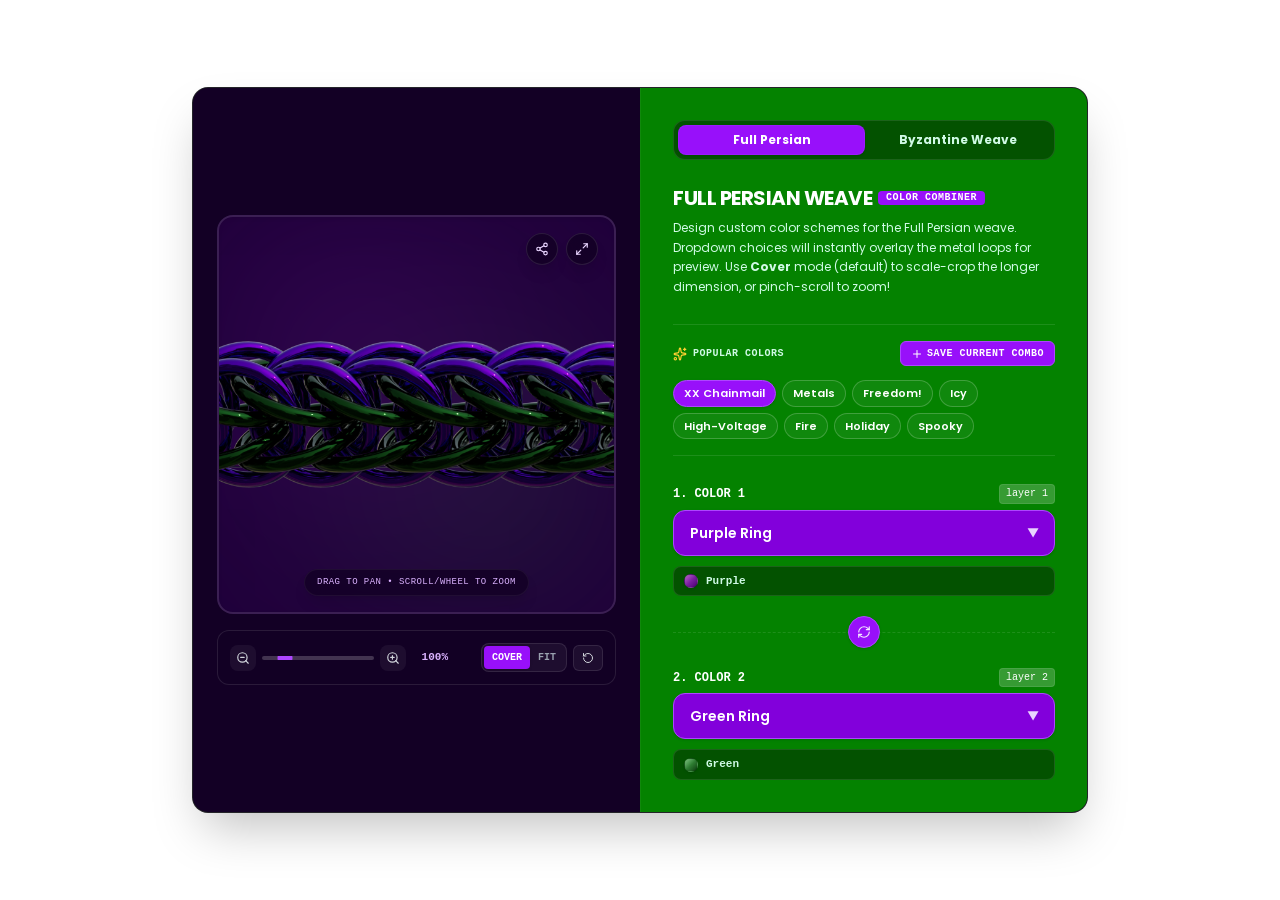
<file: app/app.html>
<!doctype html>
<html lang="en">
  <head>
    <meta charset="UTF-8" />
    <meta name="viewport" content="width=device-width, initial-scale=1.0" />
    <title>XX Chainmail Chain Builder</title>
    <script type="module" crossorigin src="/assets/index-DKtBGp9h.js"></script>
    <link rel="stylesheet" crossorigin href="/assets/index-CZyts4uz.css">
  </head>
  <body>
    <div id="root"></div>
  </body>
</html>
</file>
<file: assets/index-CZyts4uz.css>
@import"https://fonts.googleapis.com/css2?family=Poppins:wght@100;200;300;400;500;600;700;800;900&family=Inter:wght@300;400;500;600;700&display=swap";/*! tailwindcss v4.3.0 | MIT License | https://tailwindcss.com */@layer properties{@supports (((-webkit-hyphens:none)) and (not (margin-trim:inline))) or ((-moz-orient:inline) and (not (color:rgb(from red r g b)))){*,:before,:after,::backdrop{--tw-rotate-x:initial;--tw-rotate-y:initial;--tw-rotate-z:initial;--tw-skew-x:initial;--tw-skew-y:initial;--tw-border-style:solid;--tw-leading:initial;--tw-font-weight:initial;--tw-tracking:initial;--tw-shadow:0 0 #0000;--tw-shadow-color:initial;--tw-shadow-alpha:100%;--tw-inset-shadow:0 0 #0000;--tw-inset-shadow-color:initial;--tw-inset-shadow-alpha:100%;--tw-ring-color:initial;--tw-ring-shadow:0 0 #0000;--tw-inset-ring-color:initial;--tw-inset-ring-shadow:0 0 #0000;--tw-ring-inset:initial;--tw-ring-offset-width:0px;--tw-ring-offset-color:#fff;--tw-ring-offset-shadow:0 0 #0000;--tw-blur:initial;--tw-brightness:initial;--tw-contrast:initial;--tw-grayscale:initial;--tw-hue-rotate:initial;--tw-invert:initial;--tw-opacity:initial;--tw-saturate:initial;--tw-sepia:initial;--tw-drop-shadow:initial;--tw-drop-shadow-color:initial;--tw-drop-shadow-alpha:100%;--tw-drop-shadow-size:initial;--tw-backdrop-blur:initial;--tw-backdrop-brightness:initial;--tw-backdrop-contrast:initial;--tw-backdrop-grayscale:initial;--tw-backdrop-hue-rotate:initial;--tw-backdrop-invert:initial;--tw-backdrop-opacity:initial;--tw-backdrop-saturate:initial;--tw-backdrop-sepia:initial;--tw-duration:initial;--tw-scale-x:1;--tw-scale-y:1;--tw-scale-z:1}}}@layer theme{:root,:host{--font-sans:"Poppins", "Inter", ui-sans-serif, system-ui, sans-serif;--font-mono:ui-monospace, SFMono-Regular, Menlo, Monaco, Consolas, "Liberation Mono", "Courier New", monospace;--color-red-300:oklch(80.8% .114 19.571);--color-red-400:oklch(70.4% .191 22.216);--color-red-500:oklch(63.7% .237 25.331);--color-amber-300:oklch(87.9% .169 91.605);--color-green-950:oklch(26.6% .065 152.934);--color-emerald-100:oklch(95% .052 163.051);--color-emerald-200:oklch(90.5% .093 164.15);--color-emerald-400:oklch(76.5% .177 163.223);--color-purple-100:oklch(94.6% .033 307.174);--color-purple-200:oklch(90.2% .063 306.703);--color-purple-300:oklch(82.7% .119 306.383);--color-purple-400:oklch(71.4% .203 305.504);--color-purple-500:oklch(62.7% .265 303.9);--color-purple-600:oklch(55.8% .288 302.321);--color-purple-700:oklch(49.6% .265 301.924);--color-purple-800:oklch(43.8% .218 303.724);--color-purple-900:oklch(38.1% .176 304.987);--color-purple-950:oklch(29.1% .149 302.717);--color-slate-300:oklch(86.9% .022 252.894);--color-slate-400:oklch(70.4% .04 256.788);--color-slate-500:oklch(55.4% .046 257.417);--color-slate-700:oklch(37.2% .044 257.287);--color-slate-800:oklch(27.9% .041 260.031);--color-slate-900:oklch(20.8% .042 265.755);--color-slate-950:oklch(12.9% .042 264.695);--color-gray-300:oklch(87.2% .01 258.338);--color-gray-400:oklch(70.7% .022 261.325);--color-gray-500:oklch(55.1% .027 264.364);--color-zinc-700:oklch(37% .013 285.805);--color-black:#000;--color-white:#fff;--spacing:.25rem;--container-4xl:56rem;--text-xs:.75rem;--text-xs--line-height:calc(1 / .75);--text-sm:.875rem;--text-sm--line-height:calc(1.25 / .875);--text-xl:1.25rem;--text-xl--line-height:calc(1.75 / 1.25);--font-weight-normal:400;--font-weight-medium:500;--font-weight-semibold:600;--font-weight-bold:700;--tracking-tight:-.025em;--tracking-wide:.025em;--tracking-wider:.05em;--tracking-widest:.1em;--leading-relaxed:1.625;--radius-md:.375rem;--radius-lg:.5rem;--radius-xl:.75rem;--radius-2xl:1rem;--animate-pulse:pulse 2s cubic-bezier(.4, 0, .6, 1) infinite;--blur-md:12px;--blur-3xl:64px;--default-transition-duration:.15s;--default-transition-timing-function:cubic-bezier(.4, 0, .2, 1);--default-font-family:var(--font-sans);--default-mono-font-family:var(--font-mono)}}@layer base{*,:after,:before,::backdrop{box-sizing:border-box;border:0 solid;margin:0;padding:0}::file-selector-button{box-sizing:border-box;border:0 solid;margin:0;padding:0}html,:host{-webkit-text-size-adjust:100%;-moz-tab-size:4;tab-size:4;line-height:1.5;font-family:var(--default-font-family,ui-sans-serif, system-ui, sans-serif, "Apple Color Emoji", "Segoe UI Emoji", "Segoe UI Symbol", "Noto Color Emoji");font-feature-settings:var(--default-font-feature-settings,normal);font-variation-settings:var(--default-font-variation-settings,normal);-webkit-tap-highlight-color:transparent}hr{height:0;color:inherit;border-top-width:1px}abbr:where([title]){-webkit-text-decoration:underline dotted;text-decoration:underline dotted}h1,h2,h3,h4,h5,h6{font-size:inherit;font-weight:inherit}a{color:inherit;-webkit-text-decoration:inherit;text-decoration:inherit}b,strong{font-weight:bolder}code,kbd,samp,pre{font-family:var(--default-mono-font-family,ui-monospace, SFMono-Regular, Menlo, Monaco, Consolas, "Liberation Mono", "Courier New", monospace);font-feature-settings:var(--default-mono-font-feature-settings,normal);font-variation-settings:var(--default-mono-font-variation-settings,normal);font-size:1em}small{font-size:80%}sub,sup{vertical-align:baseline;font-size:75%;line-height:0;position:relative}sub{bottom:-.25em}sup{top:-.5em}table{text-indent:0;border-color:inherit;border-collapse:collapse}:-moz-focusring{outline:auto}progress{vertical-align:baseline}summary{display:list-item}ol,ul,menu{list-style:none}img,svg,video,canvas,audio,iframe,embed,object{vertical-align:middle;display:block}img,video{max-width:100%;height:auto}button,input,select,optgroup,textarea{font:inherit;font-feature-settings:inherit;font-variation-settings:inherit;letter-spacing:inherit;color:inherit;opacity:1;background-color:#0000;border-radius:0}::file-selector-button{font:inherit;font-feature-settings:inherit;font-variation-settings:inherit;letter-spacing:inherit;color:inherit;opacity:1;background-color:#0000;border-radius:0}:where(select:is([multiple],[size])) optgroup{font-weight:bolder}:where(select:is([multiple],[size])) optgroup option{padding-inline-start:20px}::file-selector-button{margin-inline-end:4px}::placeholder{opacity:1}@supports (not ((-webkit-appearance:-apple-pay-button))) or (contain-intrinsic-size:1px){::placeholder{color:currentColor}@supports (color:color-mix(in lab,red,red)){::placeholder{color:color-mix(in oklab,currentcolor 50%,transparent)}}}textarea{resize:vertical}::-webkit-search-decoration{-webkit-appearance:none}::-webkit-date-and-time-value{min-height:1lh;text-align:inherit}::-webkit-datetime-edit{display:inline-flex}::-webkit-datetime-edit-fields-wrapper{padding:0}::-webkit-datetime-edit{padding-block:0}::-webkit-datetime-edit-year-field{padding-block:0}::-webkit-datetime-edit-month-field{padding-block:0}::-webkit-datetime-edit-day-field{padding-block:0}::-webkit-datetime-edit-hour-field{padding-block:0}::-webkit-datetime-edit-minute-field{padding-block:0}::-webkit-datetime-edit-second-field{padding-block:0}::-webkit-datetime-edit-millisecond-field{padding-block:0}::-webkit-datetime-edit-meridiem-field{padding-block:0}::-webkit-calendar-picker-indicator{line-height:1}:-moz-ui-invalid{box-shadow:none}button,input:where([type=button],[type=reset],[type=submit]){-webkit-appearance:button;-moz-appearance:button;appearance:button}::file-selector-button{-webkit-appearance:button;-moz-appearance:button;appearance:button}::-webkit-inner-spin-button{height:auto}::-webkit-outer-spin-button{height:auto}[hidden]:where(:not([hidden=until-found])){display:none!important}}@layer components;@layer utilities{.pointer-events-auto{pointer-events:auto}.pointer-events-none{pointer-events:none}.absolute{position:absolute}.fixed{position:fixed}.relative{position:relative}.static{position:static}.inset-0{inset:calc(var(--spacing) * 0)}.inset-y-0{inset-block:calc(var(--spacing) * 0)}.inset-y-1\/2{inset-block:50%}.top-4{top:calc(var(--spacing) * 4)}.right-0{right:calc(var(--spacing) * 0)}.right-4{right:calc(var(--spacing) * 4)}.bottom-4{bottom:calc(var(--spacing) * 4)}.left-0{left:calc(var(--spacing) * 0)}.left-4{left:calc(var(--spacing) * 4)}.z-0{z-index:0}.z-10{z-index:10}.z-20{z-index:20}.z-50{z-index:50}.my-1{margin-block:calc(var(--spacing) * 1)}.mt-1{margin-top:calc(var(--spacing) * 1)}.mt-1\.5{margin-top:calc(var(--spacing) * 1.5)}.mb-1{margin-bottom:calc(var(--spacing) * 1)}.ml-1{margin-left:calc(var(--spacing) * 1)}.ml-auto{margin-left:auto}.block{display:block}.flex{display:flex}.hidden{display:none}.inline-block{display:inline-block}.aspect-square{aspect-ratio:1}.h-1{height:calc(var(--spacing) * 1)}.h-2\.5{height:calc(var(--spacing) * 2.5)}.h-3{height:calc(var(--spacing) * 3)}.h-3\.5{height:calc(var(--spacing) * 3.5)}.h-auto{height:auto}.h-full{height:100%}.max-h-\[200px\]{max-height:200px}.max-h-full{max-height:100%}.max-h-none{max-height:none}.min-h-screen{min-height:100vh}.w-2\.5{width:calc(var(--spacing) * 2.5)}.w-3{width:calc(var(--spacing) * 3)}.w-3\.5{width:calc(var(--spacing) * 3.5)}.w-20{width:calc(var(--spacing) * 20)}.w-24{width:calc(var(--spacing) * 24)}.w-auto{width:auto}.w-full{width:100%}.max-w-4xl{max-width:var(--container-4xl)}.max-w-full{max-width:100%}.max-w-none{max-width:none}.min-w-\[32px\]{min-width:32px}.flex-1{flex:1}.shrink-0{flex-shrink:0}.transform{transform:var(--tw-rotate-x,) var(--tw-rotate-y,) var(--tw-rotate-z,) var(--tw-skew-x,) var(--tw-skew-y,)}.animate-pulse{animation:var(--animate-pulse)}.cursor-grab{cursor:grab}.cursor-grabbing{cursor:grabbing}.cursor-pointer{cursor:pointer}.appearance-none{-webkit-appearance:none;-moz-appearance:none;appearance:none}.flex-col{flex-direction:column}.flex-row{flex-direction:row}.flex-wrap{flex-wrap:wrap}.items-center{align-items:center}.justify-between{justify-content:space-between}.justify-center{justify-content:center}.gap-0\.5{gap:calc(var(--spacing) * .5)}.gap-1{gap:calc(var(--spacing) * 1)}.gap-1\.5{gap:calc(var(--spacing) * 1.5)}.gap-2{gap:calc(var(--spacing) * 2)}.gap-2\.5{gap:calc(var(--spacing) * 2.5)}.gap-3{gap:calc(var(--spacing) * 3)}.gap-4{gap:calc(var(--spacing) * 4)}.gap-6{gap:calc(var(--spacing) * 6)}.truncate{text-overflow:ellipsis;white-space:nowrap;overflow:hidden}.overflow-hidden{overflow:hidden}.overflow-y-auto{overflow-y:auto}.rounded{border-radius:.25rem}.rounded-2xl{border-radius:var(--radius-2xl)}.rounded-full{border-radius:3.40282e38px}.rounded-lg{border-radius:var(--radius-lg)}.rounded-md{border-radius:var(--radius-md)}.rounded-xl{border-radius:var(--radius-xl)}.border{border-style:var(--tw-border-style);border-width:1px}.border-2{border-style:var(--tw-border-style);border-width:2px}.border-t{border-top-style:var(--tw-border-style);border-top-width:1px}.border-b{border-bottom-style:var(--tw-border-style);border-bottom-width:1px}.border-l{border-left-style:var(--tw-border-style);border-left-width:1px}.border-dashed{--tw-border-style:dashed;border-style:dashed}.border-black\/10{border-color:#0000001a}@supports (color:color-mix(in lab,red,red)){.border-black\/10{border-color:color-mix(in oklab,var(--color-black) 10%,transparent)}}.border-purple-300{border-color:var(--color-purple-300)}.border-purple-400{border-color:var(--color-purple-400)}.border-purple-500{border-color:var(--color-purple-500)}.border-purple-500\/20{border-color:#ac4bff33}@supports (color:color-mix(in lab,red,red)){.border-purple-500\/20{border-color:color-mix(in oklab,var(--color-purple-500) 20%,transparent)}}.border-purple-500\/40{border-color:#ac4bff66}@supports (color:color-mix(in lab,red,red)){.border-purple-500\/40{border-color:color-mix(in oklab,var(--color-purple-500) 40%,transparent)}}.border-purple-500\/50{border-color:#ac4bff80}@supports (color:color-mix(in lab,red,red)){.border-purple-500\/50{border-color:color-mix(in oklab,var(--color-purple-500) 50%,transparent)}}.border-purple-800\/40{border-color:#6e11b066}@supports (color:color-mix(in lab,red,red)){.border-purple-800\/40{border-color:color-mix(in oklab,var(--color-purple-800) 40%,transparent)}}.border-slate-700{border-color:var(--color-slate-700)}.border-white\/5{border-color:#ffffff0d}@supports (color:color-mix(in lab,red,red)){.border-white\/5{border-color:color-mix(in oklab,var(--color-white) 5%,transparent)}}.border-white\/10{border-color:#ffffff1a}@supports (color:color-mix(in lab,red,red)){.border-white\/10{border-color:color-mix(in oklab,var(--color-white) 10%,transparent)}}.border-white\/15{border-color:#ffffff26}@supports (color:color-mix(in lab,red,red)){.border-white\/15{border-color:color-mix(in oklab,var(--color-white) 15%,transparent)}}.border-white\/20{border-color:#fff3}@supports (color:color-mix(in lab,red,red)){.border-white\/20{border-color:color-mix(in oklab,var(--color-white) 20%,transparent)}}.border-zinc-700\/40{border-color:#3f3f4666}@supports (color:color-mix(in lab,red,red)){.border-zinc-700\/40{border-color:color-mix(in oklab,var(--color-zinc-700) 40%,transparent)}}.bg-\[\#1b1c1e\]{background-color:#1b1c1e}.bg-\[\#035200\]{background-color:#035200}.bg-\[\#048200\]{background-color:#048200}.bg-\[\#121315\]{background-color:#121315}.bg-\[\#130025\]\/80{background-color:#130025cc}.bg-\[\#130025\]\/85{background-color:#130025d9}.bg-purple-600{background-color:var(--color-purple-600)}.bg-purple-700{background-color:var(--color-purple-700)}.bg-purple-800{background-color:var(--color-purple-800)}.bg-purple-900{background-color:var(--color-purple-900)}.bg-purple-900\/40{background-color:#59168b66}@supports (color:color-mix(in lab,red,red)){.bg-purple-900\/40{background-color:color-mix(in oklab,var(--color-purple-900) 40%,transparent)}}.bg-purple-950\/40{background-color:#3c036666}@supports (color:color-mix(in lab,red,red)){.bg-purple-950\/40{background-color:color-mix(in oklab,var(--color-purple-950) 40%,transparent)}}.bg-slate-900{background-color:var(--color-slate-900)}.bg-slate-950\/60{background-color:#02061899}@supports (color:color-mix(in lab,red,red)){.bg-slate-950\/60{background-color:color-mix(in oklab,var(--color-slate-950) 60%,transparent)}}.bg-white{background-color:var(--color-white)}.bg-white\/5{background-color:#ffffff0d}@supports (color:color-mix(in lab,red,red)){.bg-white\/5{background-color:color-mix(in oklab,var(--color-white) 5%,transparent)}}.bg-white\/10{background-color:#ffffff1a}@supports (color:color-mix(in lab,red,red)){.bg-white\/10{background-color:color-mix(in oklab,var(--color-white) 10%,transparent)}}.bg-white\/20{background-color:#fff3}@supports (color:color-mix(in lab,red,red)){.bg-white\/20{background-color:color-mix(in oklab,var(--color-white) 20%,transparent)}}.object-contain{object-fit:contain}.p-0\.5{padding:calc(var(--spacing) * .5)}.p-1{padding:calc(var(--spacing) * 1)}.p-1\.5{padding:calc(var(--spacing) * 1.5)}.p-2{padding:calc(var(--spacing) * 2)}.p-2\.5{padding:calc(var(--spacing) * 2.5)}.p-3{padding:calc(var(--spacing) * 3)}.p-4{padding:calc(var(--spacing) * 4)}.p-6{padding:calc(var(--spacing) * 6)}.px-1{padding-inline:calc(var(--spacing) * 1)}.px-1\.5{padding-inline:calc(var(--spacing) * 1.5)}.px-2{padding-inline:calc(var(--spacing) * 2)}.px-2\.5{padding-inline:calc(var(--spacing) * 2.5)}.px-3{padding-inline:calc(var(--spacing) * 3)}.px-4{padding-inline:calc(var(--spacing) * 4)}.py-0\.5{padding-block:calc(var(--spacing) * .5)}.py-1{padding-block:calc(var(--spacing) * 1)}.py-1\.5{padding-block:calc(var(--spacing) * 1.5)}.py-2{padding-block:calc(var(--spacing) * 2)}.py-2\.5{padding-block:calc(var(--spacing) * 2.5)}.py-3{padding-block:calc(var(--spacing) * 3)}.py-4{padding-block:calc(var(--spacing) * 4)}.pt-4{padding-top:calc(var(--spacing) * 4)}.pr-1{padding-right:calc(var(--spacing) * 1)}.pl-1{padding-left:calc(var(--spacing) * 1)}.text-center{text-align:center}.text-left{text-align:left}.text-right{text-align:right}.font-mono{font-family:var(--font-mono)}.font-sans{font-family:var(--font-sans)}.text-sm{font-size:var(--text-sm);line-height:var(--tw-leading,var(--text-sm--line-height))}.text-xl{font-size:var(--text-xl);line-height:var(--tw-leading,var(--text-xl--line-height))}.text-xs{font-size:var(--text-xs);line-height:var(--tw-leading,var(--text-xs--line-height))}.text-\[7\.5px\]{font-size:7.5px}.text-\[8px\]{font-size:8px}.text-\[9px\]{font-size:9px}.text-\[10px\]{font-size:10px}.text-\[11px\]{font-size:11px}.leading-none{--tw-leading:1;line-height:1}.leading-relaxed{--tw-leading:var(--leading-relaxed);line-height:var(--leading-relaxed)}.font-bold{--tw-font-weight:var(--font-weight-bold);font-weight:var(--font-weight-bold)}.font-medium{--tw-font-weight:var(--font-weight-medium);font-weight:var(--font-weight-medium)}.font-normal{--tw-font-weight:var(--font-weight-normal);font-weight:var(--font-weight-normal)}.font-semibold{--tw-font-weight:var(--font-weight-semibold);font-weight:var(--font-weight-semibold)}.tracking-tight{--tw-tracking:var(--tracking-tight);letter-spacing:var(--tracking-tight)}.tracking-wide{--tw-tracking:var(--tracking-wide);letter-spacing:var(--tracking-wide)}.tracking-wider{--tw-tracking:var(--tracking-wider);letter-spacing:var(--tracking-wider)}.tracking-widest{--tw-tracking:var(--tracking-widest);letter-spacing:var(--tracking-widest)}.text-amber-300{color:var(--color-amber-300)}.text-emerald-100{color:var(--color-emerald-100)}.text-emerald-200\/90{color:#a4f4cfe6}@supports (color:color-mix(in lab,red,red)){.text-emerald-200\/90{color:color-mix(in oklab,var(--color-emerald-200) 90%,transparent)}}.text-emerald-400{color:var(--color-emerald-400)}.text-gray-300{color:var(--color-gray-300)}.text-gray-400{color:var(--color-gray-400)}.text-gray-500{color:var(--color-gray-500)}.text-purple-100{color:var(--color-purple-100)}.text-purple-200{color:var(--color-purple-200)}.text-purple-300{color:var(--color-purple-300)}.text-red-300{color:var(--color-red-300)}.text-slate-300{color:var(--color-slate-300)}.text-slate-400{color:var(--color-slate-400)}.text-slate-500{color:var(--color-slate-500)}.text-slate-800{color:var(--color-slate-800)}.text-white{color:var(--color-white)}.capitalize{text-transform:capitalize}.lowercase{text-transform:lowercase}.uppercase{text-transform:uppercase}.accent-purple-500{accent-color:var(--color-purple-500)}.opacity-0{opacity:0}.opacity-20{opacity:.2}.shadow-2xl{--tw-shadow:0 25px 50px -12px var(--tw-shadow-color,#00000040);box-shadow:var(--tw-inset-shadow),var(--tw-inset-ring-shadow),var(--tw-ring-offset-shadow),var(--tw-ring-shadow),var(--tw-shadow)}.shadow-inner{--tw-shadow:inset 0 2px 4px 0 var(--tw-shadow-color,#0000000d);box-shadow:var(--tw-inset-shadow),var(--tw-inset-ring-shadow),var(--tw-ring-offset-shadow),var(--tw-ring-shadow),var(--tw-shadow)}.shadow-lg{--tw-shadow:0 10px 15px -3px var(--tw-shadow-color,#0000001a), 0 4px 6px -4px var(--tw-shadow-color,#0000001a);box-shadow:var(--tw-inset-shadow),var(--tw-inset-ring-shadow),var(--tw-ring-offset-shadow),var(--tw-ring-shadow),var(--tw-shadow)}.shadow-sm{--tw-shadow:0 1px 3px 0 var(--tw-shadow-color,#0000001a), 0 1px 2px -1px var(--tw-shadow-color,#0000001a);box-shadow:var(--tw-inset-shadow),var(--tw-inset-ring-shadow),var(--tw-ring-offset-shadow),var(--tw-ring-shadow),var(--tw-shadow)}.ring{--tw-ring-shadow:var(--tw-ring-inset,) 0 0 0 calc(1px + var(--tw-ring-offset-width)) var(--tw-ring-color,currentcolor);box-shadow:var(--tw-inset-shadow),var(--tw-inset-ring-shadow),var(--tw-ring-offset-shadow),var(--tw-ring-shadow),var(--tw-shadow)}.outline-hidden{--tw-outline-style:none;outline-style:none}@media(forced-colors:active){.outline-hidden{outline-offset:2px;outline:2px solid #0000}}.blur-3xl{--tw-blur:blur(var(--blur-3xl));filter:var(--tw-blur,) var(--tw-brightness,) var(--tw-contrast,) var(--tw-grayscale,) var(--tw-hue-rotate,) var(--tw-invert,) var(--tw-saturate,) var(--tw-sepia,) var(--tw-drop-shadow,)}.backdrop-blur-md{--tw-backdrop-blur:blur(var(--blur-md));-webkit-backdrop-filter:var(--tw-backdrop-blur,) var(--tw-backdrop-brightness,) var(--tw-backdrop-contrast,) var(--tw-backdrop-grayscale,) var(--tw-backdrop-hue-rotate,) var(--tw-backdrop-invert,) var(--tw-backdrop-opacity,) var(--tw-backdrop-saturate,) var(--tw-backdrop-sepia,);backdrop-filter:var(--tw-backdrop-blur,) var(--tw-backdrop-brightness,) var(--tw-backdrop-contrast,) var(--tw-backdrop-grayscale,) var(--tw-backdrop-hue-rotate,) var(--tw-backdrop-invert,) var(--tw-backdrop-opacity,) var(--tw-backdrop-saturate,) var(--tw-backdrop-sepia,)}.transition{transition-property:color,background-color,border-color,outline-color,text-decoration-color,fill,stroke,--tw-gradient-from,--tw-gradient-via,--tw-gradient-to,opacity,box-shadow,transform,translate,scale,rotate,filter,-webkit-backdrop-filter,backdrop-filter,display,content-visibility,overlay,pointer-events;transition-timing-function:var(--tw-ease,var(--default-transition-timing-function));transition-duration:var(--tw-duration,var(--default-transition-duration))}.transition-all{transition-property:all;transition-timing-function:var(--tw-ease,var(--default-transition-timing-function));transition-duration:var(--tw-duration,var(--default-transition-duration))}.transition-colors{transition-property:color,background-color,border-color,outline-color,text-decoration-color,fill,stroke,--tw-gradient-from,--tw-gradient-via,--tw-gradient-to;transition-timing-function:var(--tw-ease,var(--default-transition-timing-function));transition-duration:var(--tw-duration,var(--default-transition-duration))}.transition-opacity{transition-property:opacity;transition-timing-function:var(--tw-ease,var(--default-transition-timing-function));transition-duration:var(--tw-duration,var(--default-transition-duration))}.duration-150{--tw-duration:.15s;transition-duration:.15s}.duration-300{--tw-duration:.3s;transition-duration:.3s}.duration-500{--tw-duration:.5s;transition-duration:.5s}.outline-none{--tw-outline-style:none;outline-style:none}.select-none{-webkit-user-select:none;user-select:none}@media(hover:hover){.group-hover\:opacity-100:is(:where(.group):hover *){opacity:1}.hover\:scale-110:hover{--tw-scale-x:110%;--tw-scale-y:110%;--tw-scale-z:110%;scale:var(--tw-scale-x) var(--tw-scale-y)}.hover\:border-purple-400:hover{border-color:var(--color-purple-400)}.hover\:border-purple-500:hover{border-color:var(--color-purple-500)}.hover\:border-white:hover{border-color:var(--color-white)}.hover\:border-white\/10:hover{border-color:#ffffff1a}@supports (color:color-mix(in lab,red,red)){.hover\:border-white\/10:hover{border-color:color-mix(in oklab,var(--color-white) 10%,transparent)}}.hover\:border-white\/25:hover{border-color:#ffffff40}@supports (color:color-mix(in lab,red,red)){.hover\:border-white\/25:hover{border-color:color-mix(in oklab,var(--color-white) 25%,transparent)}}.hover\:bg-\[\#20003b\]:hover{background-color:#20003b}.hover\:bg-purple-700:hover{background-color:var(--color-purple-700)}.hover\:bg-white:hover{background-color:var(--color-white)}.hover\:bg-white\/10:hover{background-color:#ffffff1a}@supports (color:color-mix(in lab,red,red)){.hover\:bg-white\/10:hover{background-color:color-mix(in oklab,var(--color-white) 10%,transparent)}}.hover\:bg-white\/15:hover{background-color:#ffffff26}@supports (color:color-mix(in lab,red,red)){.hover\:bg-white\/15:hover{background-color:color-mix(in oklab,var(--color-white) 15%,transparent)}}.hover\:text-amber-300:hover{color:var(--color-amber-300)}.hover\:text-green-950:hover{color:var(--color-green-950)}.hover\:text-purple-100:hover{color:var(--color-purple-100)}.hover\:text-purple-300:hover{color:var(--color-purple-300)}.hover\:text-purple-800:hover{color:var(--color-purple-800)}.hover\:text-red-300:hover{color:var(--color-red-300)}.hover\:text-red-400:hover{color:var(--color-red-400)}.hover\:text-red-500:hover{color:var(--color-red-500)}.hover\:text-white:hover{color:var(--color-white)}}.focus\:border-purple-400:focus{border-color:var(--color-purple-400)}.focus\:border-purple-500:focus{border-color:var(--color-purple-500)}.focus\:bg-purple-800:focus{background-color:var(--color-purple-800)}.focus\:ring-1:focus{--tw-ring-shadow:var(--tw-ring-inset,) 0 0 0 calc(1px + var(--tw-ring-offset-width)) var(--tw-ring-color,currentcolor);box-shadow:var(--tw-inset-shadow),var(--tw-inset-ring-shadow),var(--tw-ring-offset-shadow),var(--tw-ring-shadow),var(--tw-shadow)}.focus\:ring-purple-400:focus{--tw-ring-color:var(--color-purple-400)}.focus\:ring-purple-500:focus{--tw-ring-color:var(--color-purple-500)}.focus\:outline-hidden:focus{--tw-outline-style:none;outline-style:none}@media(forced-colors:active){.focus\:outline-hidden:focus{outline-offset:2px;outline:2px solid #0000}}.active\:scale-95:active{--tw-scale-x:95%;--tw-scale-y:95%;--tw-scale-z:95%;scale:var(--tw-scale-x) var(--tw-scale-y)}@media(min-width:40rem){.sm\:w-28{width:calc(var(--spacing) * 28)}}@media(min-width:48rem){.md\:w-1\/2{width:50%}.md\:w-80{width:calc(var(--spacing) * 80)}.md\:flex-1{flex:1}.md\:flex-row{flex-direction:row}.md\:border-t-0{border-top-style:var(--tw-border-style);border-top-width:0}.md\:border-l{border-left-style:var(--tw-border-style);border-left-width:1px}.md\:p-8{padding:calc(var(--spacing) * 8)}}@media(orientation:landscape){.landscape\:w-1\/2{width:50%}.landscape\:w-80{width:calc(var(--spacing) * 80)}.landscape\:flex-1{flex:1}.landscape\:flex-row{flex-direction:row}.landscape\:border-t-0{border-top-style:var(--tw-border-style);border-top-width:0}.landscape\:border-l{border-left-style:var(--tw-border-style);border-left-width:1px}.landscape\:p-8{padding:calc(var(--spacing) * 8)}}}@keyframes fadeIn{0%{opacity:0;transform:translateY(8px)}to{opacity:1;transform:translateY(0)}}.animate-fade-in{animation:.4s ease-out forwards fadeIn}@property --tw-rotate-x{syntax:"*";inherits:false}@property --tw-rotate-y{syntax:"*";inherits:false}@property --tw-rotate-z{syntax:"*";inherits:false}@property --tw-skew-x{syntax:"*";inherits:false}@property --tw-skew-y{syntax:"*";inherits:false}@property --tw-border-style{syntax:"*";inherits:false;initial-value:solid}@property --tw-leading{syntax:"*";inherits:false}@property --tw-font-weight{syntax:"*";inherits:false}@property --tw-tracking{syntax:"*";inherits:false}@property --tw-shadow{syntax:"*";inherits:false;initial-value:0 0 #0000}@property --tw-shadow-color{syntax:"*";inherits:false}@property --tw-shadow-alpha{syntax:"<percentage>";inherits:false;initial-value:100%}@property --tw-inset-shadow{syntax:"*";inherits:false;initial-value:0 0 #0000}@property --tw-inset-shadow-color{syntax:"*";inherits:false}@property --tw-inset-shadow-alpha{syntax:"<percentage>";inherits:false;initial-value:100%}@property --tw-ring-color{syntax:"*";inherits:false}@property --tw-ring-shadow{syntax:"*";inherits:false;initial-value:0 0 #0000}@property --tw-inset-ring-color{syntax:"*";inherits:false}@property --tw-inset-ring-shadow{syntax:"*";inherits:false;initial-value:0 0 #0000}@property --tw-ring-inset{syntax:"*";inherits:false}@property --tw-ring-offset-width{syntax:"<length>";inherits:false;initial-value:0}@property --tw-ring-offset-color{syntax:"*";inherits:false;initial-value:#fff}@property --tw-ring-offset-shadow{syntax:"*";inherits:false;initial-value:0 0 #0000}@property --tw-blur{syntax:"*";inherits:false}@property --tw-brightness{syntax:"*";inherits:false}@property --tw-contrast{syntax:"*";inherits:false}@property --tw-grayscale{syntax:"*";inherits:false}@property --tw-hue-rotate{syntax:"*";inherits:false}@property --tw-invert{syntax:"*";inherits:false}@property --tw-opacity{syntax:"*";inherits:false}@property --tw-saturate{syntax:"*";inherits:false}@property --tw-sepia{syntax:"*";inherits:false}@property --tw-drop-shadow{syntax:"*";inherits:false}@property --tw-drop-shadow-color{syntax:"*";inherits:false}@property --tw-drop-shadow-alpha{syntax:"<percentage>";inherits:false;initial-value:100%}@property --tw-drop-shadow-size{syntax:"*";inherits:false}@property --tw-backdrop-blur{syntax:"*";inherits:false}@property --tw-backdrop-brightness{syntax:"*";inherits:false}@property --tw-backdrop-contrast{syntax:"*";inherits:false}@property --tw-backdrop-grayscale{syntax:"*";inherits:false}@property --tw-backdrop-hue-rotate{syntax:"*";inherits:false}@property --tw-backdrop-invert{syntax:"*";inherits:false}@property --tw-backdrop-opacity{syntax:"*";inherits:false}@property --tw-backdrop-saturate{syntax:"*";inherits:false}@property --tw-backdrop-sepia{syntax:"*";inherits:false}@property --tw-duration{syntax:"*";inherits:false}@property --tw-scale-x{syntax:"*";inherits:false;initial-value:1}@property --tw-scale-y{syntax:"*";inherits:false;initial-value:1}@property --tw-scale-z{syntax:"*";inherits:false;initial-value:1}@keyframes pulse{50%{opacity:.5}}
</file>
